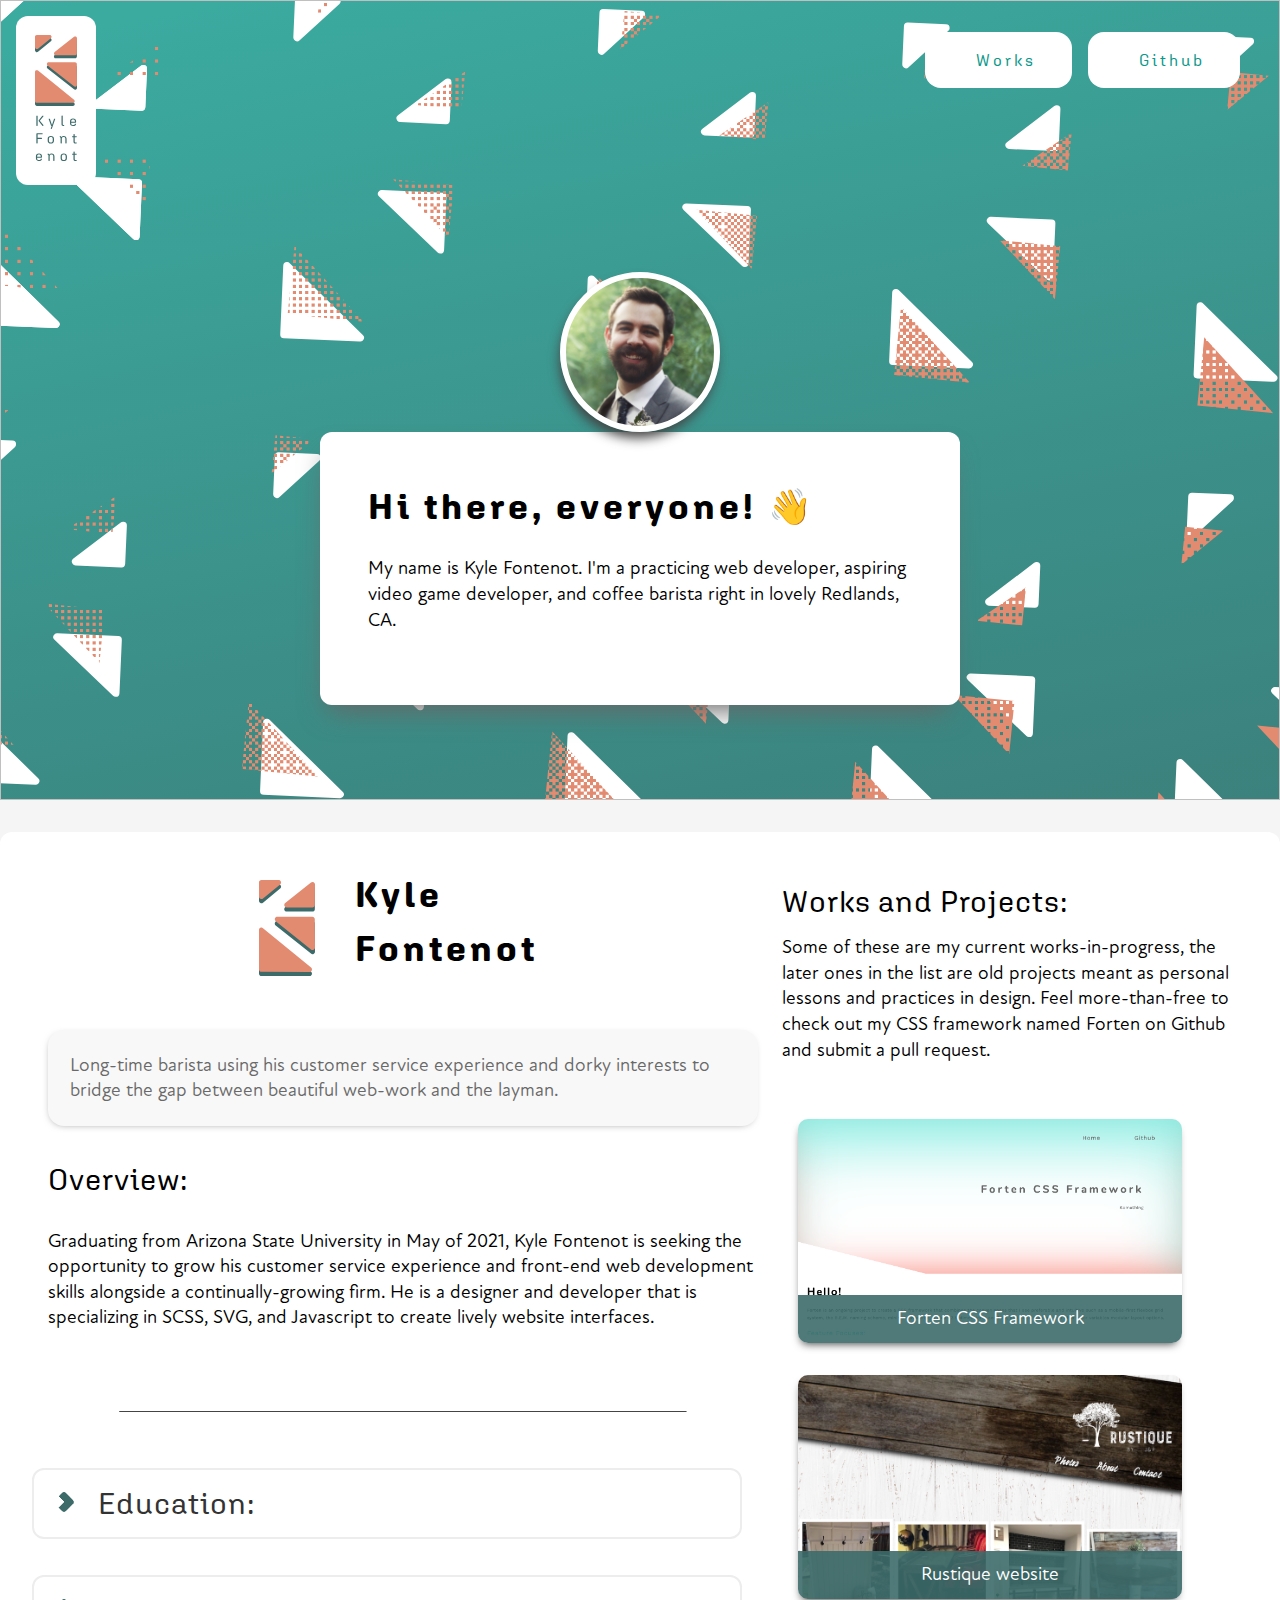
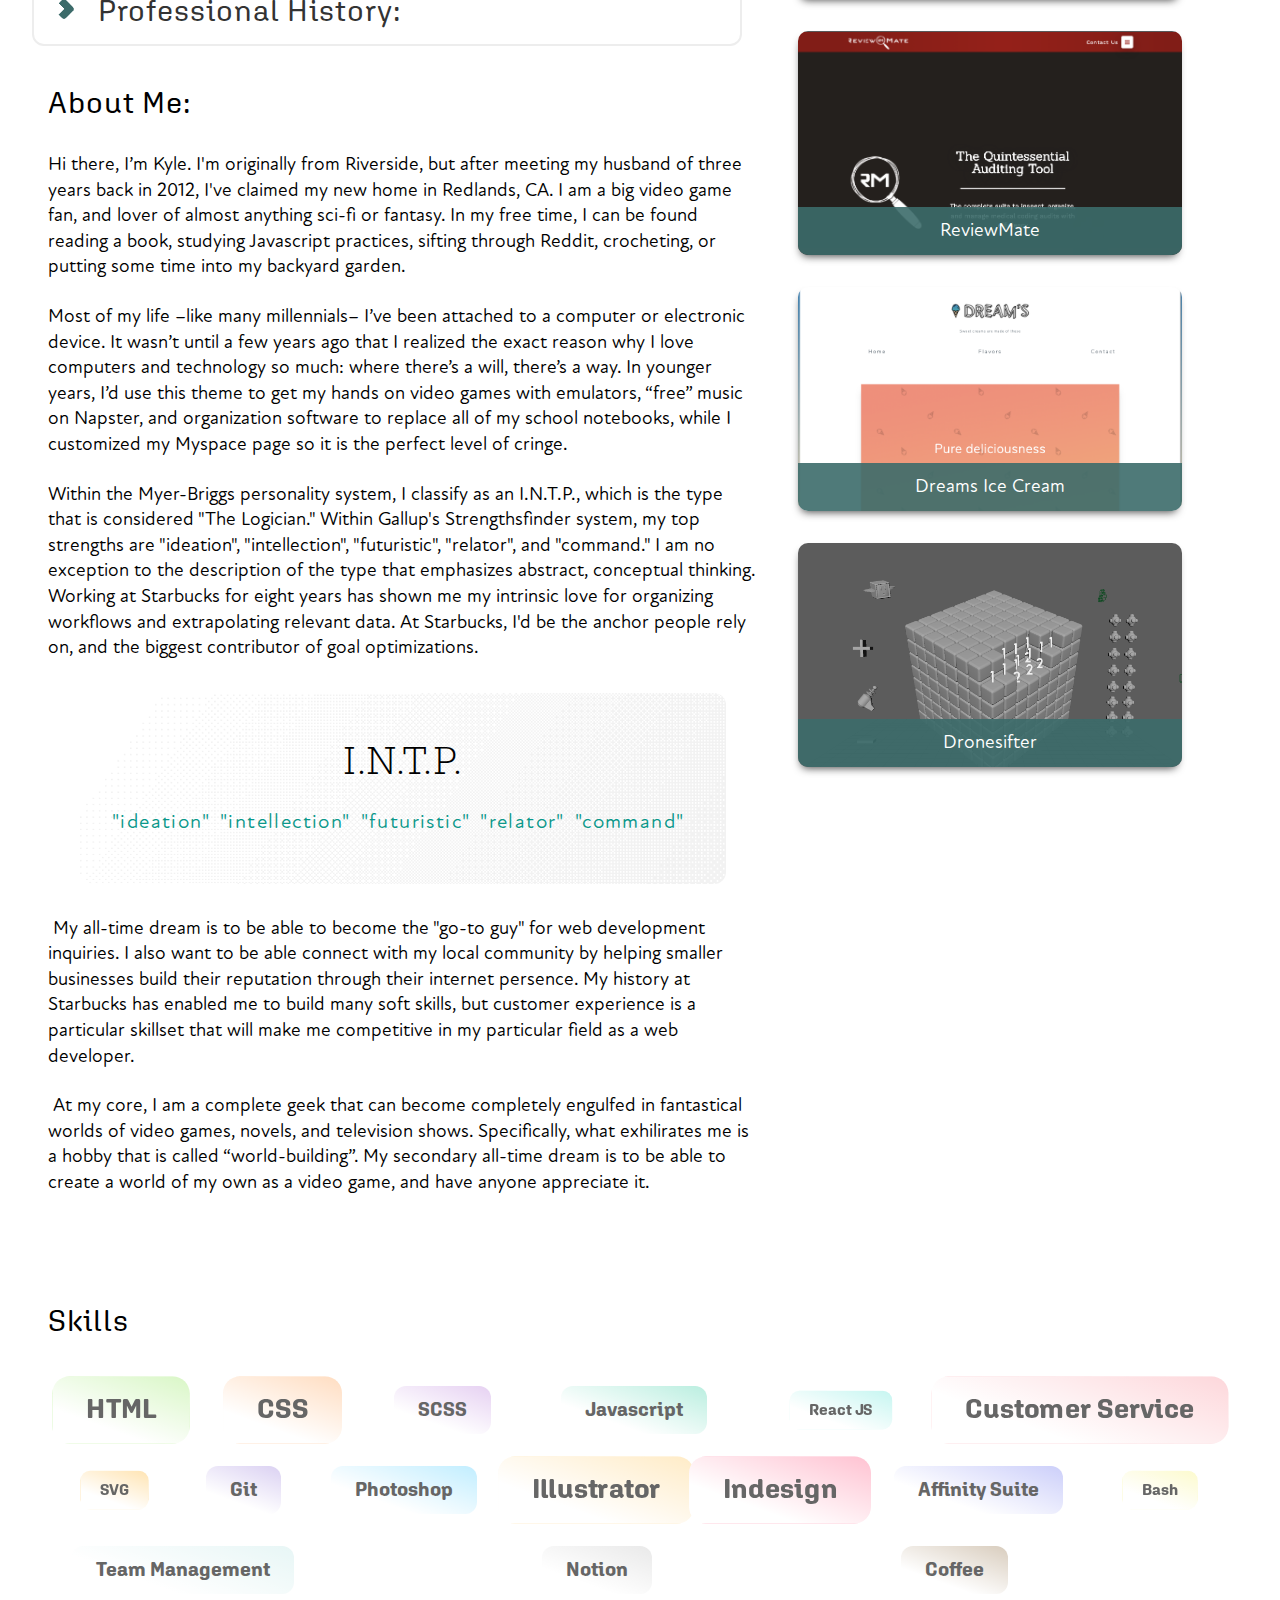
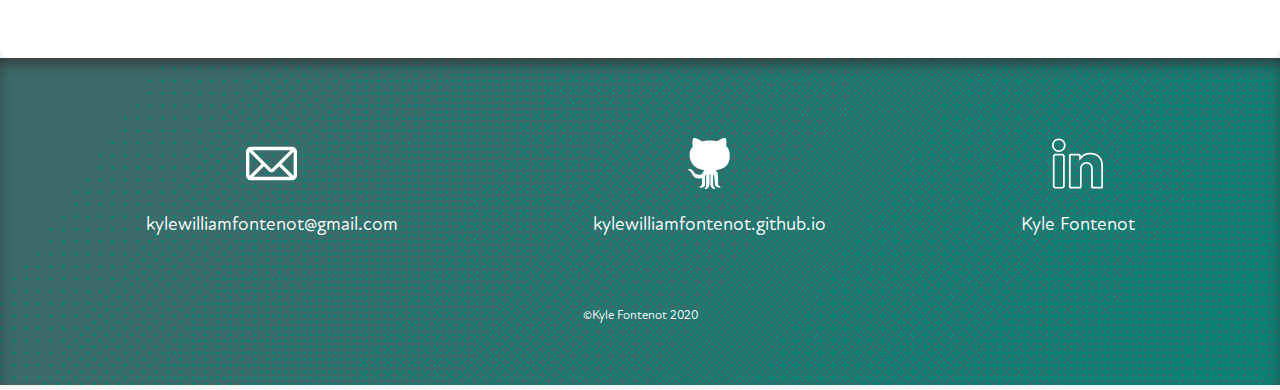
<file: index.html>
<!doctype html>
<html lang="en">
<head>
  <meta charset="utf-8">
  <meta name="viewport" content="width=device-width, initial-scale=1.0">
  <title>Kyle Fontenot</title>
  <link rel="shortcut icon" type="image/x-icon" href="img/favicon.ico">
  <meta name="description" content="Portfolio website for Kyle Fontenot">
  <link rel="stylesheet" href="forten.min.css" type="text/css">
  <link rel="stylesheet" href="styles.css" type="text/css">
  <script src="modernizr-custom.js"></script>
</head>
<body id="body">
  <header id="header">
    <a href="index.html">
      <div id="logo"><img src="img/verticallogo.svg"/></div>
    </a>
    <nav>
      <ul>
        <li><a href="works.html" rel="noopener">Works</a></li>
        <li><a href="https://github.com/kylewilliamfontenot" target="__blank" rel="noopener">Github</a></li>
      </ul>
    </nav>
    <img  class="hero hero--header">
      <div class="hero__card">
        <div class="hero__card__photo" id="photoCardHome"></div>
        <h1>Hi there, everyone! 👋</h1>
        <p>My name is Kyle Fontenot. I'm a practicing web developer, aspiring video game developer, and coffee barista right in lovely Redlands, CA. </p>
      </div>
    </div>
  </header>
  <main>

  <div class="container">
    <div class="row">
      <div class="col col--xl-60 col--s-100 ">
        <div class="row " >
          <div class="col"  >
            <div id="logoblock">
              <img class="logo--inline" src="img/mainlogo.svg">
              <h1>Kyle Fontenot</h1>
            </div>
          </div>
          <div class="col" >
            <p class="caption">Long-time barista using his customer service experience and dorky interests to bridge the gap between beautiful web-work and the layman.</p>
          </div>
        </div>
            <h2>Overview:</h2>
            <div class="row">
              <div class="col ">
                <p>Graduating from Arizona State University in May of 2021, Kyle Fontenot is seeking the opportunity to grow his customer service experience and front-end web development skills alongside a continually-growing firm. He is a designer and developer that is specializing in SCSS, SVG, and Javascript to create lively website interfaces. </p>
              </div>
        </div>
        <hr />
        <div class="secToggle">
          <button onclick="showSec(secEducation);turnArrow(arrowEducation);" class="">Education:</button>
          <span class="secToggle__arrow" id="arrowsecEducation"></span>
        </div>
        <div class="row" id="secEducation">
          <div class="col">
            <ul>
              <li>
                <h3>Arizona State University</h3>
                <span class="listdate">2017 - 2021</span>
                <p>Graphic Information Technology, B. S. - Minor: User Experience Design</p>
                <p>Online</p>
                <ul class="sublist">
                  <li>GPA: 3.35</li>
                </ul>
              </li>
            </ul>
          </div>
          <div class="col">
            <ul>
              <li>
                <h3>Computer Training Academy</h3>
                <span class="listdate">2013 - 2014</span>
                <p>CompTIA A+, Network+, MSP</p>
                <p>Riverside, CA</p>

              </li>
            </ul>
          </div>
          <hr />
        </div>

      <div class="secToggle">
        <button onclick="showSec(secProfessional);turnArrow(arrowProfessional);" class="secToggle">Professional History:</button>
        <span class="secToggle__arrow" id="arrowsecProfessional"></span>

      <div class="row"  id="secProfessional">
        <div class="col">
          <ul>
            <li>
              <h3>Reviewmate</h3>
              <span class="listdate">2018 - Current</span>
              <p>Web Designer and Developer</p>
              <ul class="sublist">
                <li>Web Design</li>
                <li>HTML</li>
                <li>CSS</li>
                <li>Javascript</li>
                <li>PHP</li>
                <li>SEO</li>
              </ul>
            </li>
          </ul>
        </div>
        <div class="col">
          <ul>
            <li>
              <span class="listtitle">Starbucks</span>
              <span class="listdate">2011 - Current</span>
              <p>Shift Supervisor, Coffee Master, Barista </p>
              <ul class="sublist">
                <li>Customer Hospitality</li>
                <li>Time Management</li>
                <li>Staff Deployment</li>
                <li>Inventory Forecasting</li>
                <li>Team Leadership</li>
                <li>Quality Assurance</li>
                <li>Coffee Craft</li>

              </ul>
            </li>
          </ul>
        </div>
        <hr/>
      </div>

      <h2 id="about">About Me: </h2>
      <div class="row">
        <div class="col">
          <p>Hi there, I’m Kyle. I'm originally from Riverside, but after meeting my husband of three years back in 2012, I've claimed my new home in Redlands, CA. I am a big video game fan, and lover of almost anything sci-fi or fantasy. In my free time, I can be found reading a book, studying Javascript practices, sifting through Reddit, crocheting, or putting some time into my backyard garden.</p>
          <p>
          Most of my life –like many millennials– I’ve been attached to a computer or electronic device. It wasn’t until a few years ago that I realized the exact reason why I love computers and technology so much: where there’s a will, there’s a way. In younger years, I’d use this theme to get my hands on video games with emulators, “free” music on Napster, and organization software to replace all of my school notebooks, while I customized my Myspace page so it is the perfect level of cringe.</p>
          <p>Within the Myer-Briggs personality system, I classify as an I.N.T.P., which is the type that is considered "The Logician." Within Gallup's Strengthsfinder system, my top strengths are "ideation", "intellection", "futuristic", "relator", and "command." I am no exception to the description of the type that emphasizes abstract, conceptual thinking. Working at Starbucks for eight years has shown me my intrinsic love for organizing workflows and extrapolating relevant data. At Starbucks, I'd be the anchor people rely on, and the biggest contributor of goal optimizations.</p>
          <div class="statement" style="margin:2rem;">
            <h3 >I.N.T.P.</h3>
            <div class="row" >
              <div class="col col--30">
                <h4>"ideation"</h4>
              </div>
              <div class="col col--30">
                <h4>"intellection"</h4>
              </div>
              <div class="col col--30">
                <h4>"futuristic"</h4>
              </div>
              <div class="col col--30">
                <h4>"relator"</h4>
              </div>
              <div class="col col--30">
                <h4>"command"</h4>
              </div>
            </div>
          </div>
          <p> My all-time dream is to be able to become the "go-to guy" for web development inquiries. I also want to be able connect with my local community by helping smaller businesses build their reputation through their internet persence. My history at Starbucks has enabled me to build many soft skills, but customer experience is a particular skillset that will make me competitive in my particular field as a web developer.</p>

          <p> At my core, I am a complete geek that can become completely engulfed in fantastical worlds of video games, novels, and television shows. Specifically, what exhilirates me is a hobby that is called “world-building”. My secondary all-time dream is to be able to create a world of my own as a video game, and have anyone appreciate it.</p>

        </div>
        <div class="col">

        </div>
      </div>
    </div>
  </div>
    <div class="col gutterleft">
      <br/>
      <h2>Works and Projects: </h2>
      <p>Some of these are my current works-in-progress, the later ones in the list are old projects meant as personal lessons and practices in design. Feel more-than-free to check out my CSS framework named Forten on Github and submit a pull request.</p>
      <div class="row" style="justify-content:space-evenly;">
        <div class="col" >
            <a href="projects/forten.html"  class="swatch swatch--large swatch--portfolio" style="background-image:url('img/forten.png');">
              <p>Forten CSS Framework</p>
            </a>
        </div>
        <div class="col col--centered">
          <a href="http://www.public.asu.edu/~kwfonten/GIT417/Rustique/index.html" class="swatch swatch--large swatch--portfolio" style="background-image:url('img/rustique.png');">
              <p>Rustique website</p>
          </a>
        </div>
        <!-- <div class="col col--centered">
            <a href="brandidentitykyle.pdf" class="swatch swatch--large swatch--portfolio" style="background-image:url('img/BrandIdentity-CollagePage.png');" >
              <p>Kyle Fontenot's Brand Guide</p>
            </a>
        </div> -->

        <div class="col col--centered">
            <a href="projects/reviewmate.html" class="swatch swatch--large swatch--portfolio" style="background-image:url('img/pickerson.png');" >
              <p>ReviewMate</p>
            </a>
          </a>
        </div>
        <div class="col">
          <a href="projects/dreams.html" class="swatch swatch--large swatch--portfolio" style="background-image:url('img/Dreams.png');" >
              <p>Dreams Ice Cream</p>
          </a>
        </div>
        <div class="col col--centered">
            <a href="projects/dronesifter.html" class="swatch swatch--large swatch--portfolio" style="background-image:url('img/dronesifter1.png');" >
              <p>Dronesifter</p>
            </a>
        </div>
      </div>
      <br/>
    </div>
  </div>
</div>
<div class="container">
  <div class="row ">
    <div class="col">

      <h2>Skills</h2>
      <div class="row">
        <div class="col">
          <div class="badge badge--large" style="background-color:#80e341;">
            <p>HTML</p>
          </div>
        </div>
        <div class="col">
          <div class="badge badge--large" style="background-color:#ff8d2f;">
            <p>CSS</p>
          </div>
        </div>
        <div class="col">
          <div class="badge" style="background-color:#ac65d4;">
            <p>SCSS</p>
          </div>
        </div>
        <div class="col">
          <div class="badge" style="background-color:#19c797;">
            <p>Javascript</p>
          </div>
        </div>
        <div class="col">
          <div class="badge badge--small" style="background-color:turquoise;">
            <p>React JS</p>
          </div>
        </div>
        <div class="col">
          <div class="badge badge--large" style="background-color:#f97986;">
            <p>Customer Service</p>
          </div>
        </div>
        <div class="col">
          <div class="badge badge--small" style="background-color:orange;">
            <p>SVG</p>
          </div>
        </div>
        <div class="col">
          <div class="badge" style="background-color:#8565d4;">
            <p>Git</p>
          </div>
        </div>
        <div class="col">
          <div class="badge" style="background-color:#31c6ff;">
            <p>Photoshop</p>
          </div>
        </div>
        <div class="col">
          <div class="badge badge--large" style="background-color:#ffbe42;">
            <p>Illustrator</p>
          </div>
        </div>
        <div class="col">
          <div class="badge badge--large" style="background-color:#ff3367;">
            <p>Indesign</p>
          </div>
        </div>
        <div class="col">
          <div class="badge" style="background-color:#545eee;">
            <p>Affinity Suite</p>
          </div>
        </div>
        <div class="col">
          <div class="badge badge--small" style="background-color:#f6f059;">
            <p>Bash</p>
          </div>
        </div>
        <div class="col">
          <div class="badge" style="background-color:#b0e1e0;">
            <p>Team Management</p>
          </div>
        </div>
        <div class="col">
          <div class="badge" style="background-color:#b6b6b6;">
            <p>Notion</p>
          </div>
        </div>
        <div class="col">
          <div class="badge" style="background-color:#7e5623;">
            <p>Coffee</p>
          </div>
        </div>
        </div>
      </div>
  </div>
</div>


</main>
<footer role="contentinfo">
  <div class="row">
    <div class="col footercol">
      <a href="mailto:kylewilliamfontenot@gmail.com">
        <img src="img/empty-email.svg" class="footericon"/>
        <p>kylewilliamfontenot@gmail.com</p>
      </a>
    </div>
  <div class="col footercol">
    <a href="https://github.com/kylewilliamfontenot">
        <img src="img/github-big-logo.svg" class="footericon" />
        <p><a href="">kylewilliamfontenot.github.io</a></p>
      </a>
    </div>
    <div class="col footercol">
      <a href="https://www.linkedin.com/in/kyle-fontenot-15949035/">
        <img src="img/linkedin.svg" class="footericon"/>
        <p>Kyle Fontenot</p>
      </a>
    </div>
  </div>
  <p style="font-size:0.8rem;">&copy;Kyle Fontenot 2020</p>
</footer>
  <div id="backToTop">
    <a href="#header" style="cursor:pointer;"><span class="gg-arrow-up"></span></a>
  </div>
  <script src="scripts.js">
  </script>
</body>
<!-- Icons made by <a href="https://www.flaticon.com/authors/freepik" title="Freepik">Freepik</a> from <a href="https://www.flaticon.com/" title="Flaticon"> www.flaticon.com</a> -->
</html>
</file>
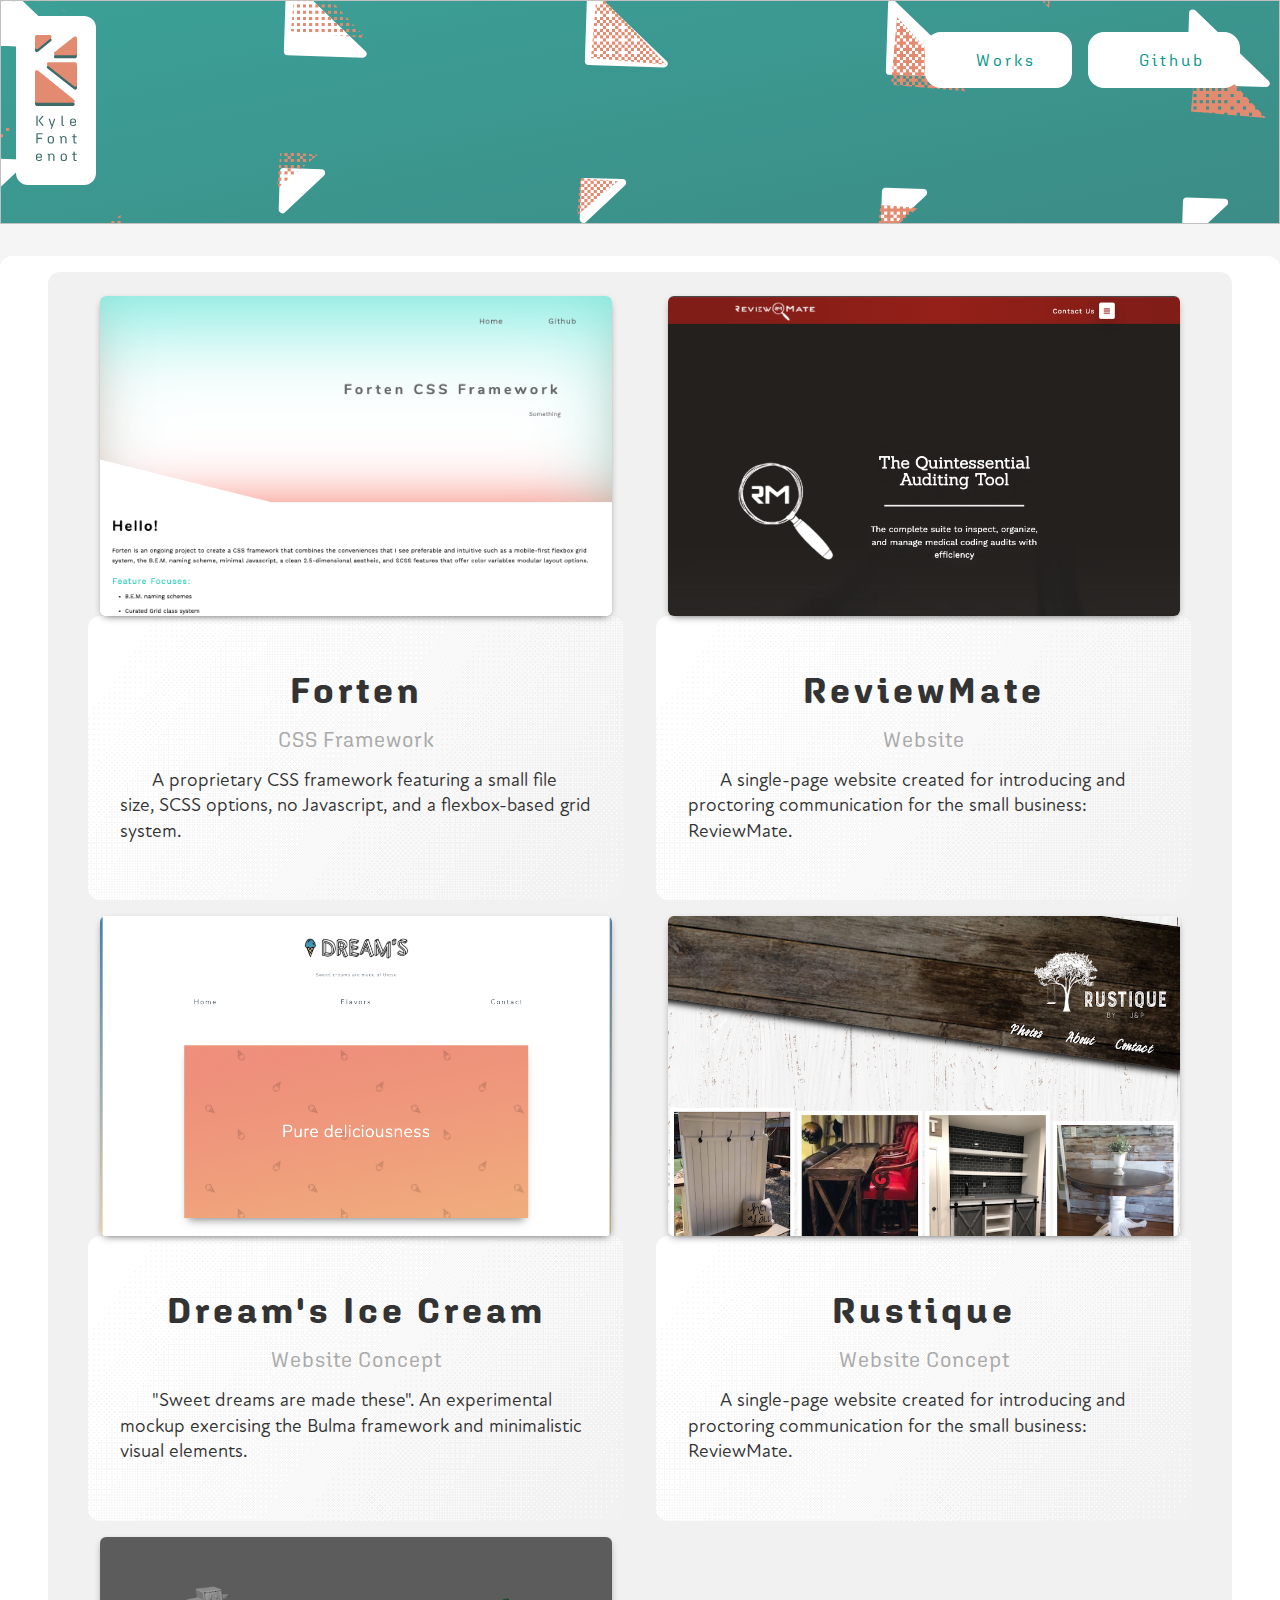
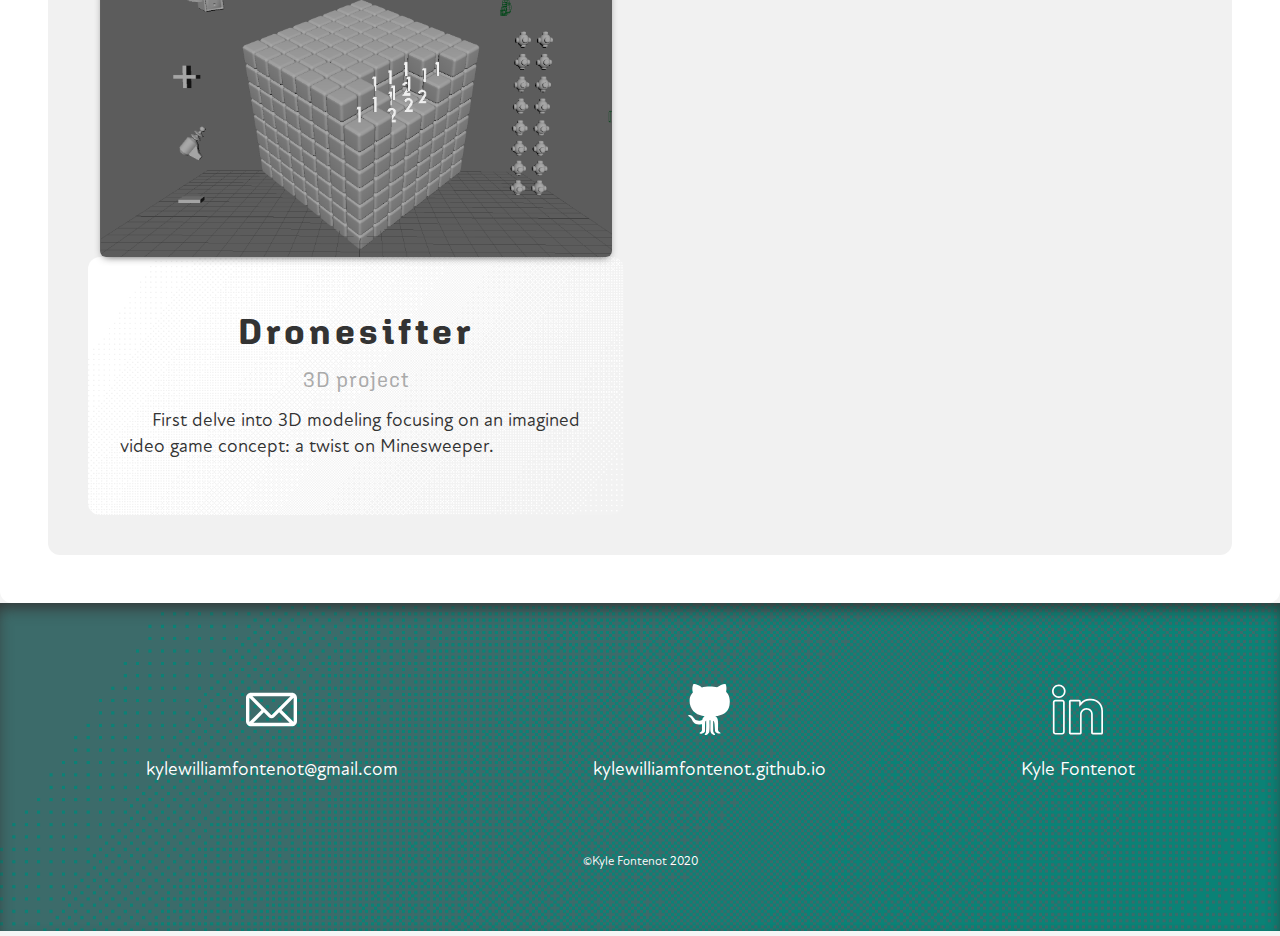
<file: works.html>
<!doctype html>
<html lang="en">
<head>
  <meta charset="utf-8">
  <meta name="viewport" content="width=device-width, initial-scale=1.0">
  <title>Kyle Fontenot</title>
  <link rel="shortcut icon" type="image/x-icon" href="img/favicon.ico">
  <meta name="description" content="Portfolio website for Kyle Fontenot">
  <link rel="stylesheet" href="forten.min.css" type="text/css">
  <link rel="stylesheet" href="styles.css" type="text/css">
  <script src="modernizr-custom.js"></script>
</head>
<body id="body">
  <header id="header">
    <a href="index.html">
      <div id="logo"><img src="img/verticallogo.svg"/>
      </div>
    </a>
    <nav>
      <ul>
        <li><a href="works.html" rel="noopener">Works</a></li>
        <li><a href="https://github.com/kylewilliamfontenot" target="__blank" rel="noopener">Github</a></li>
      </ul>
    </nav>
    <img class="hero hero--page" />
  </header>
  <main>
    <div class="container">
      <div class="row worksection">
        <div class="col col--l-50">
            <a href="projects/forten.html">
              <img src="img/forten.png" alt="Web screenshot of the webpage for the CSS framework named Forten." class="worksection__preview" />
            </a>
          <a href="projects/forten.html" class="statement worksection__description linkless">
            <h1 class="tcenter">Forten</h1>
            <h2>CSS Framework</h2>
            <p>A proprietary CSS framework featuring a small file size, SCSS options, no Javascript, and a flexbox-based grid system. </p>
          </a>
        </div>
        <div class="col col--l-50">
            <a href="projects/reviewmate.html">
              <img src="img/pickerson.png" alt="Web screenshot of the webpage for the CSS framework named Forten." class="worksection__preview" />
            </a>
          <a href="projects/reviewmate.html" class="statement worksection__description linkless">
            <h1>ReviewMate</h1>
            <h2>Website</h2>
            <p>A single-page website created for introducing and proctoring communication for the small business: ReviewMate. </p>
          </a>
        </div>
        <div class="col col--l-50">
            <a href="projects/dreams.html">
              <img src="img/Dreams.png" alt="Web screenshot of the webpage for the CSS framework named Forten." class="worksection__preview" />
            </a>
          <a href="projects/dreams.html" class="statement worksection__description linkless">
            <h1>Dream's Ice Cream</h1>
            <h2>Website Concept</h2>
            <p>"Sweet dreams are made these". An experimental mockup exercising the Bulma framework and minimalistic visual elements.</p>
          </a>
        </div>
        <div class="col col--l-50">
            <a href="projects/rustique.html">
              <img src="img/rustique.png" alt="Web screenshot of the webpage for the CSS framework named Forten." class="worksection__preview" />
            </a>
          <a href="projects/rustique.html" class="statement worksection__description linkless">
            <h1>Rustique</h1>
            <h2>Website Concept</h2>
            <p>A single-page website created for introducing and proctoring communication for the small business: ReviewMate. </p>
          </a>
        </div>
        <div class="col col--l-50">
            <a href="projects/dronesifter.html">
              <img src="img/dronesifter1.png" alt="Web screenshot of the webpage for the CSS framework named Forten." class="worksection__preview" />
            </a>
          <a href="projects/dronsesifter.html" class="statement worksection__description linkless">
            <h1>Dronesifter</h1>
            <h2>3D project</h2>
            <p>First delve into 3D modeling focusing on an imagined video game concept: a twist on Minesweeper.</p>
          </a>
        </div>
      </div>
    </div>
  </div>


</main>
<footer role="contentinfo">
  <div class="row">
    <div class="col footercol">
      <a href="mailto:kylewilliamfontenot@gmail.com">
        <img src="img/empty-email.svg" class="footericon"/>
        <p>kylewilliamfontenot@gmail.com</p>
      </a>
    </div>
  <div class="col footercol">
    <a href="https://github.com/kylewilliamfontenot">
        <img src="img/github-big-logo.svg" class="footericon" />
        <p><a href="">kylewilliamfontenot.github.io</a></p>
      </a>
    </div>
    <div class="col footercol">
      <a href="https://www.linkedin.com/in/kyle-fontenot-15949035/">
        <img src="img/linkedin.svg" class="footericon"/>
        <p>Kyle Fontenot</p>
      </a>
    </div>
  </div>
  <p style="font-size:0.8rem;">&copy;Kyle Fontenot 2020</p>
</footer>
  <div id="backToTop">
    <a href="#header" style="cursor:pointer;"><span class="gg-arrow-up"></span></a>
  </div>
  <script src="scripts.js">
  </script>
</body>
<!-- Icons made by <a href="https://www.flaticon.com/authors/freepik" title="Freepik">Freepik</a> from <a href="https://www.flaticon.com/" title="Flaticon"> www.flaticon.com</a> -->
</html>
</file>
<file: styles.css>
:root {
  --color-Primary: #0B988A;
  --color-Secondary: #E28B71;
  --color-Tertiary: #3C6B6A;
  --color-Quaternary: #FCEBD8;
}


html {
  font-family: 'AttenRoundNew', sans-serif;
  scroll-behavior:smooth;
}
body {
  margin:0 auto;
  background-color:#f5f5f5;
  width:100%;
}
h3 {
  font-family:'Mokoko';
  font-weight:200;
  font-size:1.5rem;
}
h4 {
  color: var(--color-Primary);
}
p {
  font-size:1.2rem;
  letter-spacing:0;
}
hr {
  margin-bottom:3.5rem;
  margin-top:3.5rem;
}
ul {
list-style-image: url('img/list-image.png');
text-indent:1rem;
}
a {
  color:var(--color-Primary);
  transition:color 0.3s;
}
a:hover {
  color:var(--color-Tertiary);
}
header {
  display:block;
  position:relative;
}
nav {
  display:flex;
  justify-content:flex-end;
}
nav ul {
  justify-content:flex-end;
}
nav ul li {
  background-color:white;
  margin-left:0.5rem;
  margin-right:0.5rem;
  border-radius:16px;
  text-align:center;
}
nav ul li a {
  color:var(--color-Primary);
  font-family: 'AgletSans';
  font-size:1rem;
  letter-spacing:3px;
  text-align:center;
  display:block;
  transition:all 0.3s;
}
nav ul li a:hover, nav ul li a:focus, nav ul li a:active {
  background-color:white;
  background-image:none;
  box-shadow:-6px 6px 0px 1px var(--color-Secondary);

  color:var(--color-Secondary);
  font-family: 'AgletSans';
}
main {
  background-color:white;
  margin:0 auto;
  position: relative;
  border-radius:12px;
  max-width:110rem;
}
footer {
  background-color:var(--color-Tertiary);
  background-image:url('img/bayertexture-full-portfolio1000(green2).png');
  background-size:cover;
  box-shadow:0 8px 16px -4px #333 inset;
  padding:2rem;
  color:white;
  text-align:center;
  position:relative;
}
footer .row {
  padding:1rem;
}
footer .row .col {
  padding:0.5rem;
  margin:1rem;
}

.footericon {
  width:4rem;
  height:4rem;
  padding:0.4rem;
  display:block;
  margin:0 auto 1rem;

}
footer .row {
margin-bottom:0.5rem;
}
footer .row a {
  text-decoration:none;
  color:white;
}
.footercol {
  cursor:pointer;
  text-align:center;
  text-decoration:none;
  color:white;
  margin-bottom:1rem;
  border-radius:12px;
  transition: all 0.3s;
  padding-top:1rem;
  border:2px solid rgba(0,0,0,0);
  margin-top:0;
}
.footercol:hover {
  border: 2px solid white;
  box-shadow:-8px 8px 0px 1px white, -10px 10px 10px -1px rgba(0,0,0,0.1) ;

}
.footercol:hover img {
}
.gutterleft {
  margin-left:2rem;
}
.hero.hero--header {
  background-image: url('img/portfolioBayer11.svg');
  /* background-color:var(--color-Primary); */
  background-color:#eee;
  background-size:cover;
  background-position:50% 50%;
  background-repeat:no-repeat;
  box-shadow:none;
  -webkit-animation: none;
          animation: none;
  min-height:50rem;
  max-height:40vh;
  position:relative;
}
.hero.hero--header::after {
  display:none;
}
.hero.hero--header::before {
  box-shadow:none;
}

.hero.hero--page {
  background-image: url('img/portfolioBayer11.svg');
  background-color:#eee;
  background-size:cover;
  background-position:50% 50%;
  background-repeat:no-repeat;
  box-shadow:none;
  -webkit-animation: none;
          animation: none;
  height:14rem;
  /* padding-bottom:20rem; */
  width:100%;
  display:block;
  position:relative;
  top:0;
}
.hero.hero--header::after {
  display:none;
}
.hero.hero--header::before {
  box-shadow:none;
}

.hero__card {
  position:absolute;
  top:50%;
  left:10%;
  background-color:white;
  width:80%;
  box-shadow:-2px 15px 28px -10px #666;
  padding:1.5rem;
  transition: margin-top 0.8s, padding 0.8s, box-shadow 0.8s;
  border-radius:12px;
  margin-top:2rem;
  max-width:40rem;

}
.hero__card:hover {
  box-shadow:-6px 30px 33px -10px #444;
  margin-top:1.5rem;
}
.hero__card__photo {
  background-image: url('img/Profile4.png');
  background-size:100%;
  width:10rem;
  height:10rem;
  position:absolute;
  top:8rem;
  right:2rem;
  z-index:800;
  border:6px solid white;
  border-radius:100%;
  box-shadow:-2px 8px 12px -2px #444;
  transition:width 0.5s, height 0.5s, box-shadow 0.5s, opacity 0.3s;
  opacity:0;
}
#photoCardHome {
  position:absolute;
  right:calc(50% - 5rem);
  top:-10rem;
}
.hero__card__photo:hover {
  /* width:14rem;
  height:14rem; */
  box-shadow:-10px 20px 24px -2px #444;
}
.hero__card__photo:active, .hero__card__photo:focus {
  width:14rem;
  height:14rem;
  box-shadow:-10px 20px 24px -2px #444;
}

.container {
  padding:2rem;
  padding-top:1rem;

}
.col {
  flex-direction:row;
  flex-wrap:wrap;
  display:flex;
}
.col--centered {
  justify-content:flex-end;
}
.logo--inline {
  height:6rem;
  display:inline-block;
}
.logo--block {
  width:100%;
  display:inline-block;
}
#introText {
  display:flex;
  flex-flow:row;
  justify-content:center;
  margin-bottom:2rem;
}

.caption {
  width: 100%;
}

.sublist {
  display:flex;
  flex-wrap:wrap;
  align-content:space-between;
  margin-left:0;
}
.sublist li {
  max-width:50%;
  display:inline-block;
  padding:0.5rem;
  list-style-type: circle;
  color: #666;
}
.listdate {
  color: #666;
  display:inline-block;
  margin: -3rem 1rem 1rem 0;
}

.swatch {
  box-shadow: -1px 5px 8px -4px #444;
  transition: box-shadow 0.3s;
  overflow:hidden;
}
.swatch:hover {
  box-shadow: -2px 7px 14px -3px #444;
}
.swatch--large {
  border-radius:10px;
}
.swatch--portfolio {
  background-repeat:no-repeat;
  background-color:white;
  background-size:100%;
  background-position:top center;
  min-height:14rem;
  min-width:14rem;
  max-width:24rem;
  max-height:18rem;
  display:block;
  margin:1rem;
}
.swatch--portfolio p {
  background-color:rgba(60, 107, 106, 0.9);
}
.swatch {
  margin:1rem;
}
.listtitle {
  font-family: 'Mokoko';
    font-weight: 200;
    font-size: 1.5rem;
    letter-spacing: 1.6px;
    line-height: 38px;
    padding-bottom: 0.8rem;
    display:block;
}
.badge {
  background-image: linear-gradient(20deg, white 30%,   rgba(255, 255, 255, 0.7));
  display:inline-block;
  margin:1rem 1.5rem;
}
.badge p {
  margin:0.2rem;
  display:inline-block;
}
.badge--marginless {
  margin:0 0 2rem;
}
.subtext {
  color:#888;
  font-family:'Mokoko';
  letter-spacing:2px;
  font-size:1rem;
}
.caption {
  margin:0;
}
.padded {
  padding:2rem;
}
#logo {
  color: rgba(255, 255, 255, 0);
  background-color:white;
  border-radius:12px;
  position:absolute;
  top:1rem;
  left:1rem;
  padding:1.2rem;
  width:80px;
  z-index:900;
  transition:box-shadow 0.3s;
}
#logo:hover {
  box-shadow:-6px 6px 0px 1px var(--color-Secondary);
}
#logo img {
  margin:0 auto;

  height:100%;
}
#logoblock {
  min-width:10rem;
  display:block;
  margin:0 auto;margin-bottom:2rem;
  width:18rem;
}
#logoblock img {
}
#logoblock h1 {
  font-family: "AgletSans";
    font-size: 2.2rem;
    letter-spacing: 4px;
    font-weight: bold;
    padding-bottom: 1.4rem;
    line-height: 54px;
    max-width:8rem;
    position:relative;
    margin-top:-7rem;
    left:6rem;
}
#backToTop {
  opacity:0;
  transition:opacity 0.3s;
  position:fixed;
  right:5%;
  bottom:6%;
  z-index:900;
}
#secEducation, #secProfessional {
  max-height:0rem;
  opacity:0;
  margin-bottom:0;
  transition: all 0.8s;
}
#secEducation div.col, #secProfessional div.col {
  background-color:#fff;
  padding:1rem;
  background-image:url('img/bayertexture-full-portfolio1000(white).png');
  background-size:100%;
  border-radius:12px;
}
.statement {
  background-image:url('img/bayertexture-full-portfolio1000(white).png');
  background-color:white;
  background-size:cover;
  border-radius:12px;
  padding:2rem;
  display:block;
  margin:0 1rem 1rem 1rem;

}
.statement p {
  text-indent:2rem;
}
.statement h3 {
  text-align:center;
  font-size:2.2rem;
  margin-top:1rem;
}
.statement .listdate {
  margin-top:-3.5rem;
}
.secToggle {
  z-index:500;
}
.secToggle button {
  border:2px solid #ededed;
  display:block;
  width:100%;
  text-align:left;
  transition:border 1s;
  margin:0 -1rem;
  padding:1rem 1rem 1rem 4rem;
  font-family: "AgletSans";
  font-weight:500;
}
.secToggle button:hover {
  background-color:#fbfbfb;
  border:2px solid #e5e5e5;
}
.secToggle__arrow {
  content:"";
  display:inline-block;
  width:16px;
  height:16px;
  border-bottom:8px solid #3C6B6A;
  border-right:8px solid #3C6B6A;
  border-radius:4px;
  transform:rotate(-45deg);
  position:relative;
  left:0.5rem;
  top:-2.8rem;
  z-index:500;
  margin:0;
  transition:transform 0.5s, border-color 0.7s;
}
button {
  background:none;
  font-family: "AgletSans";
  font-size: 1.9rem;
  letter-spacing: 1px;
  color:#333;
}
button:focus {
  border:2px solid rgba(0,0,0,0);
  outline:none;
}

.centered {
  display:flex;
  justify-content:center;
  align-items: center;
}
.projectstatement {
  height:100%;
}
.projectstatement__icons img {
  background-color:white;
  min-width:8rem;
  max-width:20rem;
}
.show {
  max-height:100rem!important;
  opacity:1!important;
  margin-bottom:1.5rem!important;
}
.turn {
  transform:rotate(45deg);
  border-color:#E28B71;
}
.tcenter {
  text-align:center;
}

.worksection {
  background-color:#f1f1f1;
  padding:1.5rem;
  border-radius:12px;
}
.worksection .row {
background-color:white;
margin-bottom:0;
}
.worksection img, .worksection a img {
  width:100%;
  min-height:20rem;
  display:block;
  background-color:white;
  box-shadow:0px 3px 8px -4px #333;
  transition:box-shadow 0.4s;
}
.worksection img:hover, .worksection a img:hover {
  width:100%;
  min-height:20rem;
  display:block;
  box-shadow:-4px 6px 14px -6px #333;
  background-color:white;
}
.worksection h1 {
  margin-top:1rem;
}
.worksection__a h3 {
  margin-top:2rem!important;
  font-size:1.2rem;
  text-align:center;
}
.worksection__preview {
  max-height:10rem;
  border-radius:6px;
  max-width:90%;
  margin:0 auto;
  object-fit:cover;
  object-position:top center;
  display:block;
  position:relative;
  top:0;
}
.worksection__description h1, .worksection__description h2 {
  text-align:center;
}
.worksection__description h2 {
  font-size:1.3rem;
  color:#aaa;
  margin-top:-1rem;
}
.spectrum {
  width:100%;
  background-color:#f9f9f9;
  display:block;
  border-radius:30px;
  height:1.25rem;
  content:"";
  overflow:hidden;
  position:relative;
}
.spectrum__piece {
  display:block;
  position:absolute;
  top:0;
  height:100%;
  border-right:2px solid white;
}

.row {
  margin-bottom:0!important;
}
.caption {
  margin-bottom:2rem;
}
.linkless {
  text-decoration:none;
  color:#333;
}
.projectimg {
  width:100%;
  min-height:30rem;
  background-size:100%;
  box-shadow:-2px 2px 10px -2px #777;
  animation-name: projectImgSlide;
  animation-duration: 8s;
  animation-direction:alternate;
  animation-iteration-count:infinite;
}
.projectimg:hover {
  animation-play-state: paused;
}
@keyframes projectImgSlide {
  0% {
    background-position: 50% 0%;
  }
  20% {
    background-position: 50% 0%;
  }
  90% {
    background-position: 50% 100%;
  }
  100% {
    background-position: 50% 100%;
  }
}



@media (max-width:426px) {
nav ul li a {
  max-width:10rem;
  padding:1.2rem 1.6rem 1.2rem 0.8rem;
}
.container {
  padding:1rem 2rem 2rem 2rem;
}
}
@media (min-width:426px) {
  nav ul {
    justify-content:flex-end;
  }
  main {
    margin-top:2rem;
  }
  .container {
    padding:1rem 3rem 3rem 3rem;
  }
  .footercol {
    max-width:30%;
  }
}
@media (min-width:575px) {
  .listdate {
    float:right;
  }
}
@media (max-width:768px) {
  .col.col--s-100 {
    max-width:100%;
    flex: 0 0 100%;
  }
  nav ul {
    flex-flow:column;
  }
  .container {
    padding-left:1rem;
    padding-right:1rem;
  }
}
@media (min-width:769px) {
  main {
    margin-top:2rem;
    /* max-width:none; */
  }
  .hero__card__photo {
    opacity:1;
  }
  .hero__card {
    width:60%;
    left:calc(50% - 20rem);
    padding:4rem;
  }
  .col.col--l-50 {
    max-width:50%;
    flex: 0 0 50%;
  }
  .col.col--l-20 {
    max-width:20%;
    flex: 0 0 20%;
  }
  .col.col--l-30 {
    max-width:30%;
    flex: 0 0 30%;
  }
  .col.col--l-40 {
    max-width:40%;
    flex: 0 0 40%;
  }
  .col.col--l-60 {
    max-width:60%;
    flex: 0 0 60%;
  }
  .col.col--l-80 {
    max-width:80%;
    flex: 0 0 80%;
  }
  .col.col--l-100 {
    max-width:100%;
    flex: 0 0 100%;
  }
  .hero__card {
    padding:3rem;
  }
  .footercol:hover {
    margin-top:8px!important;
  }
  .projectstatement {
    padding:20% 12%;
  }

}

@media (min-width:970px) {
  #cardPhotoHome {
    right:-5rem;
    top:-6rem;
  }
  .col.col--xl-50 {
    max-width:50%;
    flex: 0 0 50%;
  }
  .col.col--xl-20 {
    max-width:20%;
    flex: 0 0 20%;
  }
  .col.col--xl-30 {
    max-width:30%;
    flex: 0 0 30%;
  }
  .col.col--xl-40 {
    max-width:40%;
    flex: 0 0 40%;
  }
  .col.col--xl-60 {
    max-width:60%;
    flex: 0 0 60%;
  }
  .col.col--xl-80 {
    max-width:80%;
    flex: 0 0 80%;
  }
  nav ul li a {
    padding:1.2rem 2.2rem;
  }
  .swatch--large {
    /* width:80%; */
    /* margin:4rem; */
  }
  .gutterleft{
    margin-left:2%!important;
    max-width:38%!important;
    flex:0 0 38%!important;
  }
}
@media only screen and (min-width: 924px) {
  .caption {
    width:100%;
  }

}
</file>
<file: forten.min.css>
@font-face{font-family:"AttenRoundNew";src:url("fonts//AttenRoundNew/AttenRoundNew-Light.otf") format("opentype"),url("fonts//AttenRoundNew/AttenRoundNew-Light.ttf") format("truetype"),url("fonts//AttenRoundNew/AttenRoundNew-Light.woff2") format("woff2"),url("fonts//AttenRoundNew/AttenRoundNew-Light.woff") format("woff");font-weight:200}@font-face{font-family:"AttenRoundNew";src:url("fonts//AttenRoundNew/AttenRoundNew-Regular.otf") format("opentype"),url("fonts//AttenRoundNew/AttenRoundNew-Regular.ttf") format("truetype"),url("fonts//AttenRoundNew/AttenRoundNew-Regular.woff2") format("woff2"),url("fonts//AttenRoundNew/AttenRoundNew-Regular.woff") format("woff");font-weight:400}@font-face{font-family:"AttenRoundNew";src:url("fonts//AttenRoundNew/AttenRoundNew-Medium.otf") format("opentype"),url("fonts//AttenRoundNew/AttenRoundNew-Medium.ttf") format("truetype"),url("fonts//AttenRoundNew/AttenRoundNew-Medium.woff2") format("woff2"),url("fonts//AttenRoundNew/AttenRoundNew-Medium.woff") format("woff");font-weight:500}@font-face{font-family:"AttenRoundNew";src:url("fonts//AttenRoundNew/AttenRoundNew-Bold.otf") format("opentype"),url("fonts//AttenRoundNew/AttenRoundNew-Bold.ttf") format("truetype"),url("fonts//AttenRoundNew/AttenRoundNew-Bold.woff2") format("woff2"),url("fonts//AttenRoundNew/AttenRoundNew-Bold.woff") format("woff");font-weight:700}@font-face{font-family:"AttenRoundNew";src:url("fonts//AttenRoundNew/AttenRoundNew-LightItalic.otf") format("opentype"),url("fonts//AttenRoundNew/AttenRoundNew-LightItalic.ttf") format("truetype"),url("fonts//AttenRoundNew/AttenRoundNew-LightItalic.woff2") format("woff2"),url("fonts//AttenRoundNew/AttenRoundNew-LightItalic.woff") format("woff");font-weight:200;font-style:italic}@font-face{font-family:"AttenRoundNew";src:url("fonts//AttenRoundNew/AttenRoundNew-Italic.otf") format("opentype"),url("fonts//AttenRoundNew/AttenRoundNew-Italic.ttf") format("truetype"),url("fonts//AttenRoundNew/AttenRoundNew-Italic.woff2") format("woff2"),url("fonts//AttenRoundNew/AttenRoundNew-Italic.woff") format("woff");font-weight:400;font-style:italic}@font-face{font-family:"AttenRoundNew";src:url("fonts//AttenRoundNew/AttenRoundNew-BoldItalic.otf") format("opentype"),url("fonts//AttenRoundNew/AttenRoundNew-BoldItalic.ttf") format("truetype"),url("fonts//AttenRoundNew/AttenRoundNew-BoldItalic.woff2") format("woff2"),url("fonts//AttenRoundNew/AttenRoundNew-BoldItalic.woff") format("woff");font-weight:700;font-style:italic}@font-face{font-family:"AgletSans";src:url("fonts//AgletSans/AgletSans-Light.otf") format("opentype"),url("fonts//AgletSans/AgletSans-Light.ttf") format("truetype"),url("fonts//AgletSans/AgletSans-Light.woff2") format("woff2"),url("fonts//AgletSans/AgletSans-Light.woff") format("woff");font-weight:200}@font-face{font-family:"AgletSans";src:url("fonts//AgletSans/AgletSans-Regular.otf") format("opentype"),url("fonts//AgletSans/AgletSans-Regular.ttf") format("truetype"),url("fonts//AgletSans/AgletSans-Regular.woff2") format("woff2"),url("fonts//AgletSans/AgletSans-Regular.woff") format("woff");font-weight:400}@font-face{font-family:"AgletSans";src:url("fonts//AgletSans/AgletSans-Bold.otf") format("opentype"),url("fonts//AgletSans/AgletSans-Bold.ttf") format("truetype"),url("fonts//AgletSans/AgletSans-Bold.woff2") format("woff2"),url("fonts//AgletSans/AgletSans-Bold.woff") format("woff");font-weight:700}@font-face{font-family:"AgletSans";src:url("fonts//AgletSans/AgletSans-LightItalic.otf") format("opentype"),url("fonts//AgletSans/AgletSans-LightItalic.ttf") format("truetype"),url("fonts//AgletSans/AgletSans-LightItalic.woff2") format("woff2"),url("fonts//AgletSans/AgletSans-LightItalic.woff") format("woff");font-weight:200;font-style:italic}@font-face{font-family:"AgletSans";src:url("fonts//AgletSans/AgletSans-Italic.otf") format("opentype"),url("fonts//AgletSans/AgletSans-Italic.ttf") format("truetype"),url("fonts//AgletSans/AgletSans-Italic.woff2") format("woff2"),url("fonts//AgletSans/AgletSans-Italic.woff") format("woff");font-weight:400;font-style:italic}@font-face{font-family:"AgletSans";src:url("fonts//AgletSans/AgletSans-BoldItalic.otf") format("opentype"),url("fonts//AgletSans/AgletSans-BoldItalic.ttf") format("truetype"),url("fonts//AgletSans/AgletSans-BoldItalic.woff2") format("woff2"),url("fonts//AgletSans/AgletSans-BoldItalic.woff") format("woff");font-weight:700;font-style:italic}@font-face{font-family:"Mokoko";src:url("fonts//Mokoko/Mokoko-Light.otf") format("opentype"),url("fonts//Mokoko/Mokoko-Light.ttf") format("truetype"),url("fonts//Mokoko/Mokoko-Light.woff2") format("woff2"),url("fonts//Mokoko/Mokoko-Light.woff") format("woff");font-weight:200}@font-face{font-family:"Mokoko";src:url("fonts//Mokoko/Mokoko-Regular.otf") format("opentype"),url("fonts//Mokoko/Mokoko-Regular.ttf") format("truetype"),url("fonts//Mokoko/Mokoko-Regular.woff2") format("woff2"),url("fonts//Mokoko/Mokoko-Regular.woff") format("woff");font-weight:400}@font-face{font-family:"Mokoko";src:url("fonts//Mokoko/Mokoko-Bold.otf") format("opentype"),url("fonts//Mokoko/Mokoko-Bold.ttf") format("truetype"),url("fonts//Mokoko/Mokoko-Bold.woff2") format("woff2"),url("fonts//Mokoko/Mokoko-Bold.woff") format("woff");font-weight:700}@font-face{font-family:"Mokoko";src:url("fonts//Mokoko/Mokoko-LightItalic.otf") format("opentype"),url("fonts//Mokoko/Mokoko-LightItalic.ttf") format("truetype"),url("fonts//Mokoko/Mokoko-LightItalic.woff2") format("woff2"),url("fonts//Mokoko/Mokoko-LightItalic.woff") format("woff");font-weight:200;font-style:italic}@font-face{font-family:"Mokoko";src:url("fonts//Mokoko/Mokoko-Italic.otf") format("opentype"),url("fonts//Mokoko/Mokoko-Italic.ttf") format("truetype"),url("fonts//Mokoko/Mokoko-Italic.woff2") format("woff2"),url("fonts//Mokoko/Mokoko-Italic.woff") format("woff");font-weight:400;font-style:italic}@font-face{font-family:"Mokoko";src:url("fonts//Mokoko/Mokoko-BoldItalic.otf") format("opentype"),url("fonts//Mokoko/Mokoko-BoldItalic.ttf") format("truetype"),url("fonts//Mokoko/Mokoko-BoldItalic.woff2") format("woff2"),url("fonts//Mokoko/Mokoko-BoldItalic.woff") format("woff");font-weight:700;font-style:italic}nav{display:block;position:relative;top:0;left:0;padding:2rem;background-color:#ccc;background-size:100%;width:100%;max-width:100%;overflow:hidden}nav ul{display:flex;flex-direction:row;justify-content:flex-end}nav ul li{display:block}.hero--main{top:-8rem}nav{background-color:rgba(255,255,255,0)}nav ul li{background-color:rgba(255,255,255,0)}nav ul li a{text-decoration:none;background-color:rgba(255,255,255,0);color:#666;transition:all 0.6s ease}nav ul li a:hover{background-color:white;background-image:linear-gradient(to bottom left, rgba(255,255,255,0) 30%, white)}.container,section{margin:0 auto;width:100%;padding:1rem 2rem;position:relative;display:inline-block}.row{display:flex;flex-direction:column;flex-wrap:wrap;padding-top:1rem;margin-bottom:1.5rem;width:100%}.row.row--centered{justify-content:center}.row .col{display:block;flex:1 1 auto;margin-left:0;max-width:100%}.row .col.col--offset-10{margin-left:10%}.row .col.col--offset-20{margin-left:20%}.row .col.col--offset-25{margin-left:25%}.row .col.col--offset-33,.row .col .row .col.col-offset-34{margin-left:33.3333%}.row .col.col--offset-50{margin-left:50%}.row .col.col--offset-66,.row .col .row .col.col-offset-67{margin-left:66.6666%}.row .col.col--offset-75{margin-left:75%}.row .col.col--offset-80{margin-left:80%}.row .col.col--offset-90{margin-left:90%}.row .col.col--10{flex:0 0 10%;max-width:10%}.row .col.col--20{flex:0 0 20%;max-width:20%}.row .col.col--25{flex:0 0 25%;max-width:25%}.row .col.col--33,.row .col.col--34{flex:0 0 33.3333%;max-width:33.3333%}.row .col.col--40{flex:0 0 40%;max-width:40%}.row .col.col--50{flex:0 0 50%;max-width:50%}.row .col.col--60{flex:0 0 60%;max-width:60%}.row .col.col--66,.row .col .col--67{flex:0 0 66.6666%;max-width:66.6666%}.row .col.col--75{flex:0 0 75%;max-width:75%}.row .col.col--80{flex:0 0 80%;max-width:80%}.row .col.col--90{flex:0 0 90%;max-width:90%}.row .col.col--top{align-self:flex-start}.row .col.col--bottom{align-self:flex-end}.row .col.col--center{-ms-grid-row-align:center;align-self:center}.row--row{flex-direction:row;flex-wrap:nowrap}.row--space-evenly{justify-content:space-evenly}.row--space-around{justify-content:space-evenly}.centered{justify-content:center}.padded{padding:2rem}@media (min-width: 30rem){.row{flex-direction:row}.row .col{margin-bottom:inherit}.col--l-10{flex:0 0 10%;max-width:10%}.col--l-20{flex:0 0 20%;max-width:20%}.col--l-25{flex:0 0 25%;max-width:25%}.col--l-33,.col--l-34{flex:0 0 33.3333%;max-width:33.3333%}.col--l-40{flex:0 0 40%;max-width:40%}.col--l-50{flex:0 0 50%;max-width:50%}.col--l-60{flex:0 0 60%;max-width:60%}.col--l-66,.col--l-67{flex:0 0 66.6666%;max-width:66.6666%}.col--l-75{flex:0 0 75%;max-width:75%}.col--l-80{flex:0 0 80%;max-width:80%}.col--l-90{flex:0 0 90%;max-width:90%}.col--l-100{flex:0 0 100%;max-width:100%}}[type='range']{-webkit-appearance:none;background:transparent;margin:12px 0;width:100%}[type='range']::-moz-focus-outer{border:0}[type='range']:focus{outline:0}[type='range']:focus::-webkit-slider-runnable-track{background:#b7b7b7}[type='range']:focus::-ms-fill-lower{background:#aaa}[type='range']:focus::-ms-fill-upper{background:#b7b7b7}[type='range']::-webkit-slider-runnable-track{cursor:default;height:6px;transition:all .2s ease;width:100%;box-shadow:0px 0px 1px rgba(0,0,0,0.2),0 0 0px rgba(13,13,13,0.2);background:#aaa;border:0px solid #fff;border-radius:5px}[type='range']::-webkit-slider-thumb{box-shadow:2px 2px 2px rgba(0,0,0,0.2),0 0 2px rgba(13,13,13,0.2);background:#fff;border:0px solid #fff;border-radius:12px;box-sizing:border-box;cursor:ew-resize;height:24px;width:24px;-webkit-appearance:none;margin-top:-9px}[type='range']::-moz-range-track{box-shadow:0px 0px 1px rgba(0,0,0,0.2),0 0 0px rgba(13,13,13,0.2);cursor:default;height:6px;transition:all .2s ease;width:100%;background:#aaa;border:0px solid #fff;border-radius:5px;height:3px}[type='range']::-moz-range-thumb{box-shadow:2px 2px 2px rgba(0,0,0,0.2),0 0 2px rgba(13,13,13,0.2);background:#fff;border:0px solid #fff;border-radius:12px;box-sizing:border-box;cursor:ew-resize;height:24px;width:24px}[type='range']::-ms-track{cursor:default;height:6px;transition:all .2s ease;width:100%;background:transparent;border-color:transparent;border-width:12px 0;color:transparent}[type='range']::-ms-fill-lower{box-shadow:0px 0px 1px rgba(0,0,0,0.2),0 0 0px rgba(13,13,13,0.2);background:#9d9d9d;border:0px solid #fff;border-radius:10px}[type='range']::-ms-fill-upper{box-shadow:0px 0px 1px rgba(0,0,0,0.2),0 0 0px rgba(13,13,13,0.2);background:#aaa;border:0px solid #fff;border-radius:10px}[type='range']::-ms-thumb{box-shadow:2px 2px 2px rgba(0,0,0,0.2),0 0 2px rgba(13,13,13,0.2);background:#fff;border:0px solid #fff;border-radius:12px;box-sizing:border-box;cursor:ew-resize;height:24px;width:24px;margin-top:1.5px}[type='range']:disabled::-webkit-slider-thumb,[type='range']:disabled::-moz-range-thumb,[type='range']:disabled::-ms-thumb,[type='range']:disabled::-webkit-slider-runnable-track,[type='range']:disabled::-ms-fill-lower,[type='range']:disabled::-ms-fill-upper{cursor:not-allowed}#swatch5{background-color:#041f1f}#swatch6{background-color:#a54a2e}#swatch7{background-color:#101717}#swatch8{background-color:#21e8e6}#swatch9{background-color:#f2d1c7}#swatch10{background-color:#6ba2a1}html,body,div,span,applet,object,iframe,h1,h2,h3,h4,h5,h6,p,blockquote,pre,a,abbr,acronym,address,big,cite,code,del,dfn,em,img,ins,kbd,q,s,samp,small,strike,strong,sub,sup,tt,var,b,u,i,center,dl,dt,dd,ol,ul,li,fieldset,form,label,legend,table,caption,tbody,tfoot,thead,tr,th,td,article,aside,canvas,details,embed,figure,figcaption,footer,header,hgroup,menu,output,ruby,section,summary,time,mark,audio,video{margin:0;padding:0;border:0;font-size:100%;font:inherit;vertical-align:baseline}nav{margin:0;border:0;font-size:100%;font:inherit;vertical-align:baseline}article,aside,details,figcaption,figure,footer,header,hgroup,menu,nav,section{display:block}blockquote,q{quotes:none}blockquote:before,blockquote:after,q:before,q:after{content:'';content:none}table{border-collapse:collapse;border-spacing:0}html,body{overflow-x:hidden;max-width:100%}html{box-sizing:border-box;-webkit-text-size-adjust:none}*,*:before,*:after{box-sizing:inherit}*{scroll-behavior:smooth}body{font-family:"AttenRoundNew";font-size:0.9rem;display:inline-block;width:100%}main{max-width:60rem;display:block;margin:0 auto}.hero{position:relative;min-width:20rem;display:block;width:100%}.hero.hero--header{box-shadow:8em 8em 15em -4em #0B9896 inset,-1em -2em 10em -5em #E28B71 inset;-webkit-animation-name:hero-main-animation;animation-name:hero-main-animation;-webkit-animation-duration:4s;animation-duration:4s;-webkit-animation-iteration-count:infinite;animation-iteration-count:infinite;-webkit-animation-direction:alternate;animation-direction:alternate;-webkit-animation-fill-mode:none;animation-fill-mode:none;background-color:white;min-height:32rem;max-height:50vh;color:#666;transition:box-shadow 4s}.hero.hero--header .hero--header__sub{position:absolute;top:40%;right:10%}.hero.background-slice::after{content:"";background-color:white;position:absolute;left:-10rem;bottom:-18rem;width:120rem;height:12rem;transform:rotate(14deg);overflow:hidden;display:inline;margin-bottom:2rem}@keyframes hero-main-animation{0%{box-shadow:8em 8em 15em -4em #0B9896 inset,-1em -2em 10em -5em #E28B71 inset}50%{box-shadow:0em 10em 15em -5em #0B9896 inset,0em -4em 10em -5em #E28B71 inset}100%{box-shadow:-8em 8em 15em -5em #0B9896 inset,1em -2em 10em -5em #E28B71 inset}}nav{z-index:800;position:absolute;width:100%}nav ul{display:flex;flex-direction:row;flex-wrap:wrap;justify-content:flex-end}nav ul li{display:inline-block}nav ul li a{display:block;padding:1.2rem 3.5rem;border-radius:16px;font-size:1.2rem;letter-spacing:1.2px}h1{font-family:"AgletSans";font-size:2.2rem;letter-spacing:4px;font-weight:bold;padding-bottom:1.4rem;line-height:54px}h2{font-family:"AgletSans";font-size:1.9rem;letter-spacing:1px;padding-bottom:1rem;padding-top:0.2rem}h3{font-family:"AttenRoundNew";font-size:1.5rem;font-weight:bold;letter-spacing:1.6px;line-height:38px;padding-bottom:0.8rem}h4{font-family:"AttenRoundNew";font-size:1.3rem;color:#041f1f;line-height:28px;letter-spacing:1.4px;padding-bottom:1rem}p{margin-bottom:1.5rem}code{font-family:monospace}.code{padding:5px 12px;background-color:#f6f6f6;color:#041f1f;border-radius:8px}pre{border-radius:20px;font-size:1.1rem;display:block;min-width:50%;margin:1rem;padding:2rem;box-shadow:-2px 4px 8px -3px  #666;background-color:#f8f8f8;background:linear-gradient(to bottom, #fafafa 2rem, #f4f4f4);color:#222}.pre--dark{background-color:#666;background:linear-gradient(to bottom, #666 2rem, #999);color:white}.pre--primary{background-color:#0B9896;background:linear-gradient(to bottom, #0B9896 2rem, #041f1f);color:white}.pre--secondary{background-color:#E28B71;background:linear-gradient(to bottom, #E28B71 2rem, #a54a2e);color:white}i{font-style:italic}.caption{color:#696969;background-color:#f8f8f8;border-radius:16px;padding:1.4rem;margin:0.2rem 2.2rem 1.4rem;box-shadow:-1px 2px 9px -5px  #666}nav ul{list-style-type:none}ul,ol{margin-left:2rem;margin-bottom:2rem}ul li,ol li{margin-bottom:1.2rem}dd{margin:1rem 1rem 1rem 2rem}nav ul li a{text-decoration:none}table{width:80%}th{font-weight:bold}p,dd{line-height:1.6rem;letter-spacing:0.4px}input{padding:0.5rem}hr{width:80%;border-top:1px solid #444;border-bottom:none;margin:1.5rem auto}u{text-decoration:none;padding-bottom:0.1rem;border-bottom:2px solid #aaa}form{margin-left:1rem}input[type='email'],input[type='number'],input[type='password'],input[type='search'],input[type='tel'],input[type='text'],input[type='url'],textarea,select{-webkit-appearance:none;-moz-appearance:none;appearance:none;background-color:rgba(255,255,255,0);border:2px solid rgba(255,255,255,0);border-radius:10px;box-shadow:-1px 2px 6px -2px #aaa inset;box-sizing:inherit;padding:0.8rem 1rem;display:inline-block;margin:1rem 1.5rem 1rem 0;transition:box-shadow 0.4s ease-in-out}input[type='email']:hover,input[type='number']:hover,input[type='password']:hover,input[type='search']:hover,input[type='tel']:hover,input[type='text']:hover,input[type='url']:hover,textarea:hover,select:hover{outline:0;box-shadow:-2px 3px 9px -4px inset #0B9896}input[type='email']:focus,input[type='number']:focus,input[type='password']:focus,input[type='search']:focus,input[type='tel']:focus,input[type='text']:focus,input[type='url']:focus,textarea:focus,select:focus{border:2px solid #0B9896;outline:0}input[type='checkbox'],input[type='radio']{border:0;margin:1rem 1rem 0.5rem 0;cursor:pointer}input[type='checkbox']:before,input[type='radio']:before{width:60px;height:60px;background-color:#bbb;display:inline-block;position:absolute;top:0;left:0}button,input[type='submit'],.button{padding:0.8rem 1.4rem;position:relative;border-radius:12px;color:#777;border:solid 3px rgba(255,255,255,0);background-origin:border-box;background-clip:padding-box, border-box;background-color:rgba(255,255,255,0);font-family:"AgletSans";font-size:14px;letter-spacing:1.5px;transition:box-shadow 0.4s ease-in-out, background-color 0.4s ease-in-out, color 0.4s ease-in-out;font-weight:bold;cursor:pointer;margin:1rem 1rem 1.5rem 0;background-image:linear-gradient(white, white),linear-gradient(10deg, #0B9896, rgba(255,255,255,0) 70%)}button:hover,input[type='submit']:hover,.button:hover{background-color:#0B9896;box-shadow:1px -2px 8px -4px inset \$#0B9896-Dark;color:\$#0B9896-Dark}button:after,input[type='submit']:after,.button:after{content:"";width:100%;height:100%;display:block;position:absolute;left:0;top:0;background-color:rgba(255,255,255,0);border-radius:8px;transition:background-color 0.4s ease-in-out}.button--secondary{background-image:linear-gradient(white, white),linear-gradient(10deg, #E28B71, rgba(255,255,255,0) 70%)}.button--secondary:hover{background-color:#E28B71;box-shadow:1px -2px 8px -4px inset \$#E28B71-Dark;color:\$#E28B71-Dark}.button--tertiary{background-image:linear-gradient(white, white),linear-gradient(10deg, #3C6B6A, rgba(255,255,255,0) 70%)}.button--tertiary:hover{background-color:#3C6B6A;box-shadow:1px -2px 8px -4px inset \$#3C6B6A-Dark;color:\$#3C6B6A-Dark}.badge{position:relative;border-radius:12px;font-family:"AgletSans";font-size:1.1rem;letter-spacing:1px;margin:1rem 1rem 1.5rem 0;padding:0.5rem 1.3rem;transition:box-shadow 0.4s ease-in-out, background-color 0.4s ease-in-out, color 0.4s ease-in-out;font-weight:bold;display:inline-block;color:#666;transform:scale(1);background-color:#19bdbb;background-image:linear-gradient(20deg, #fff 30%, rgba(255,255,255,0.7))}.badge.badge--Secondary{background-color:#e5b1a1;background-image:linear-gradient(20deg, #fff 30%, rgba(255,255,255,0.7))}.badge.badge--Tertiary{background-color:#598180;background-image:linear-gradient(20deg, #fff 30%, rgba(255,255,255,0.7))}.badge.badge--Grey{background-color:gray;background-image:linear-gradient(20deg, #fff 30%, rgba(255,255,255,0.7))}.badge.badge--large{transform:scale(1.4)}.badge.badge--small{transform:scale(0.8)}.switch{position:relative;display:inline-block}.switch .switch__input{display:none}.switch .switch__label{display:block;width:48px;height:24px;color:rgba(255,255,255,0);-webkit-user-select:none;-moz-user-select:none;-ms-user-select:none;user-select:none}.switch .switch__label::before,.switch .switch__label::after{content:"";display:block;position:absolute;cursor:pointer}.switch .switch__label::before{width:100%;height:100%;background-color:#f2f2f2;border-radius:100px;box-shadow:-1px 3px 3px -1px inset #aaa;transition:background-color 0.3s ease-out, box-shadow 0.35s ease-in}.switch .switch__label::after{top:0;left:0;width:24px;height:24px;border-radius:50%;background-color:#fff;box-shadow:0 3px 4px -2px #999;transition:left 0.2s ease-in}.switch .switch__input:checked+.switch__label::before{background-color:#0B9896;box-shadow:0px 1px 4px -2px rgba(40,40,40,0.4) inset}.switch .switch__input:checked+.switch__label::after{left:24px}.checkbox input:checked ~ label:before{content:"*"}.checkbox input{display:none}.checkbox label:before{display:inline-block;content:"\00a0";width:20px;margin-right:5px;text-align:center;background:#f2f2f2}.checkbox{font-size:16px;line-height:20px;margin:10px}.checkbox label{cursor:pointer}.checkbox label:hover::before{background:#ddd}[type='range']{width:80%}[type='range']::-webkit-slider-runnable-track{background:linear-gradient(0deg, white, #ddd)}[type='range']::-webkit-slider-runnable-track:active,[type='range']::-webkit-slider-runnable-track:focus,[type='range']::-webkit-slider-runnable-track:hover,[type='range']::-webkit-slider-runnable-track:target{background:linear-gradient(0deg, white, #ddd)}[type='range']::-moz-range-track{background:linear-gradient(0deg, white, #ddd)}[type='range']::-moz-range-track:active,[type='range']::-moz-range-track:focus,[type='range']::-moz-range-track:hover,[type='range']::-moz-range-track:target{background:linear-gradient(0deg, white, #ddd)}label{text-indent:1rem}label,legend{display:block;font-size:16px;letter-spacing:2px;color:#777}input[type="range"]{display:block}fieldset{border-width:0;padding:0}.gridexample{margin-bottom:0}.gridexample *{background-color:#f2f2f2;border-radius:6px;margin:0.5rem;padding:6px;color:#555}footer{background-color:#999;text-align:center;color:white;font-size:0.4rem}.padded{padding:2rem}#backToTopDiv{position:absolute;right:10%;bottom:3rem;min-height:100%}#backToTop{border:2px solid #E28B71;position:-webkit-sticky;position:sticky;width:3rem;border-radius:100%;line-height:6rem;padding:0.6rem;cursor:pointer;background-color:white;box-shadow:-2px 5px 8px -3px #333}.gg-arrow-up{box-sizing:border-box;position:relative;display:block;width:22px;height:22px}.gg-arrow-up::after,.gg-arrow-up::before{content:"";display:block;box-sizing:border-box;position:absolute;top:4px}.gg-arrow-up::after{width:8px;height:8px;border-top:2px solid #E28B71;border-left:2px solid #E28B71;transform:rotate(45deg);left:7px}.gg-arrow-up::before{width:2px;height:16px;left:10px;background:#E28B71}.swatch{min-width:10rem;min-height:10rem;position:relative;border-radius:28px;background-color:#0B9896;overflow:hidden;display:inline-block;margin-bottom:1.5rem;box-shadow:-2px 6px 10px -3px #333;text-align:center}.swatch p{position:absolute;bottom:0;background-color:rgba(20,20,20,0.5);width:100%;color:white;text-align:center;display:block;padding:0.7rem;margin-bottom:0}@-ms-viewport{width:device-width}@media only screen and (min-width: 924px){.caption{width:60%}}@media only screen and (max-width: 425px){form{margin-left:0}pre{min-width:80%;margin:0;margin-top:1rem}}
</file>
